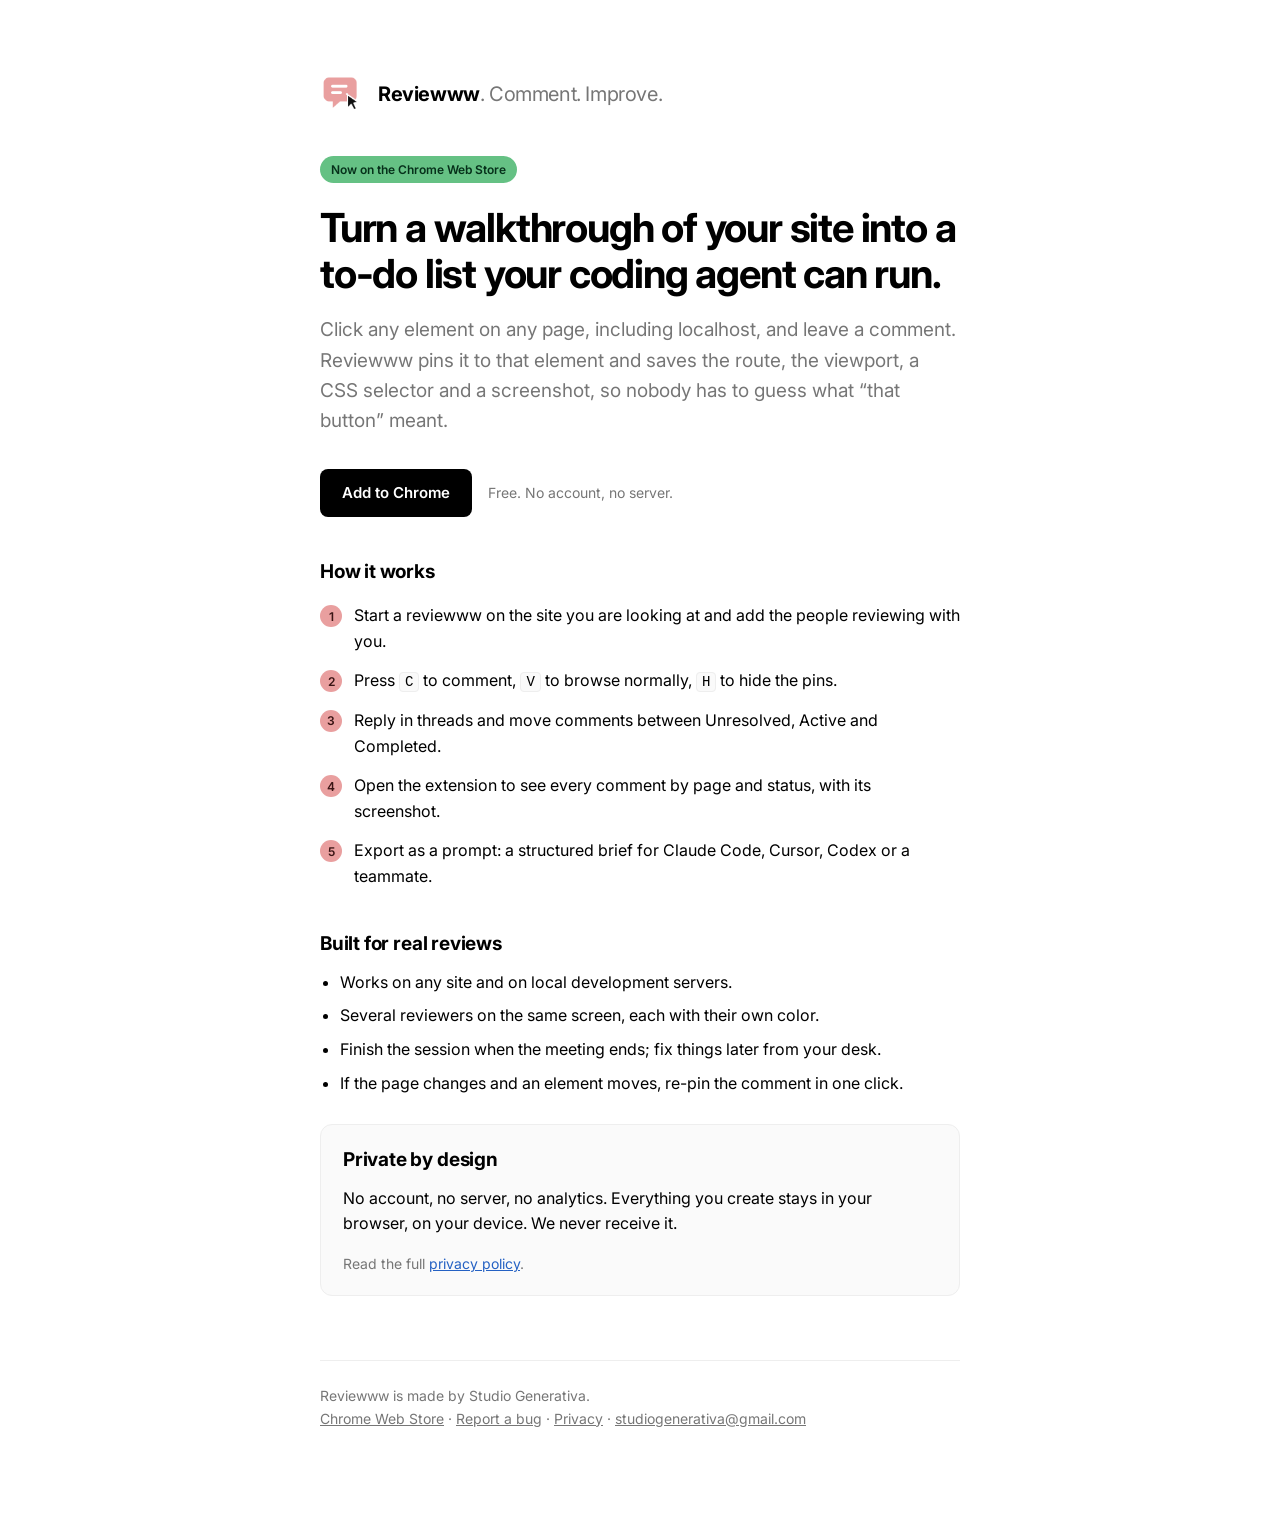
<file: index.html>
<!doctype html>
<html lang="en">
  <head>
    <meta charset="utf-8" />
    <meta name="viewport" content="width=device-width, initial-scale=1" />
    <title>Reviewww — Comment. Improve.</title>
    <meta
      name="description"
      content="A Chrome extension to leave review comments on any web page, even localhost, and export them as a prompt your coding agent can run."
    />
    <link rel="icon" href="icon-128.png" />
    <link rel="preconnect" href="https://fonts.googleapis.com" />
    <link rel="preconnect" href="https://fonts.gstatic.com" crossorigin />
    <link href="https://fonts.googleapis.com/css2?family=Inter:wght@400;600;700&display=swap" rel="stylesheet" />
    <link rel="stylesheet" href="style.css" />
  </head>
  <body>
    <div class="wrap">
      <header>
        <img src="icon-128.png" alt="" />
        <a class="brand" href="./">Reviewww<span>. Comment. Improve.</span></a>
      </header>

      <span class="pill">Now on the Chrome Web Store</span>

      <h1>Turn a walkthrough of your site into a to-do list your coding agent can run.</h1>

      <p class="lede">
        Click any element on any page, including localhost, and leave a comment. Reviewww pins it to that element and
        saves the route, the viewport, a CSS selector and a screenshot, so nobody has to guess what “that button” meant.
      </p>

      <p class="actions">
        <a class="cta" href="https://chromewebstore.google.com/detail/hjiipihecoeeoffgeofbkennfnlihkla">
          Add to Chrome
        </a>
        <span class="note">Free. No account, no server.</span>
      </p>

      <h2>How it works</h2>
      <ol class="steps">
        <li>Start a reviewww on the site you are looking at and add the people reviewing with you.</li>
        <li>Press <code>C</code> to comment, <code>V</code> to browse normally, <code>H</code> to hide the pins.</li>
        <li>Reply in threads and move comments between Unresolved, Active and Completed.</li>
        <li>Open the extension to see every comment by page and status, with its screenshot.</li>
        <li>Export as a prompt: a structured brief for Claude Code, Cursor, Codex or a teammate.</li>
      </ol>

      <h2>Built for real reviews</h2>
      <ul>
        <li>Works on any site and on local development servers.</li>
        <li>Several reviewers on the same screen, each with their own color.</li>
        <li>Finish the session when the meeting ends; fix things later from your desk.</li>
        <li>If the page changes and an element moves, re-pin the comment in one click.</li>
      </ul>

      <div class="card">
        <h2 style="margin-top: 0">Private by design</h2>
        <p>
          No account, no server, no analytics. Everything you create stays in your browser, on your device. We never
          receive it.
        </p>
        <p class="note">Read the full <a href="privacy/">privacy policy</a>.</p>
      </div>

      <footer>
        Reviewww is made by Studio Generativa.<br />
        <a href="https://chromewebstore.google.com/detail/hjiipihecoeeoffgeofbkennfnlihkla">Chrome Web Store</a> ·
        <a href="https://github.com/studiogenerativa/reviewww/issues">Report a bug</a> ·
        <a href="privacy/">Privacy</a> ·
        <a href="mailto:studiogenerativa@gmail.com">studiogenerativa@gmail.com</a>
      </footer>
    </div>
  </body>
</html>
</file>
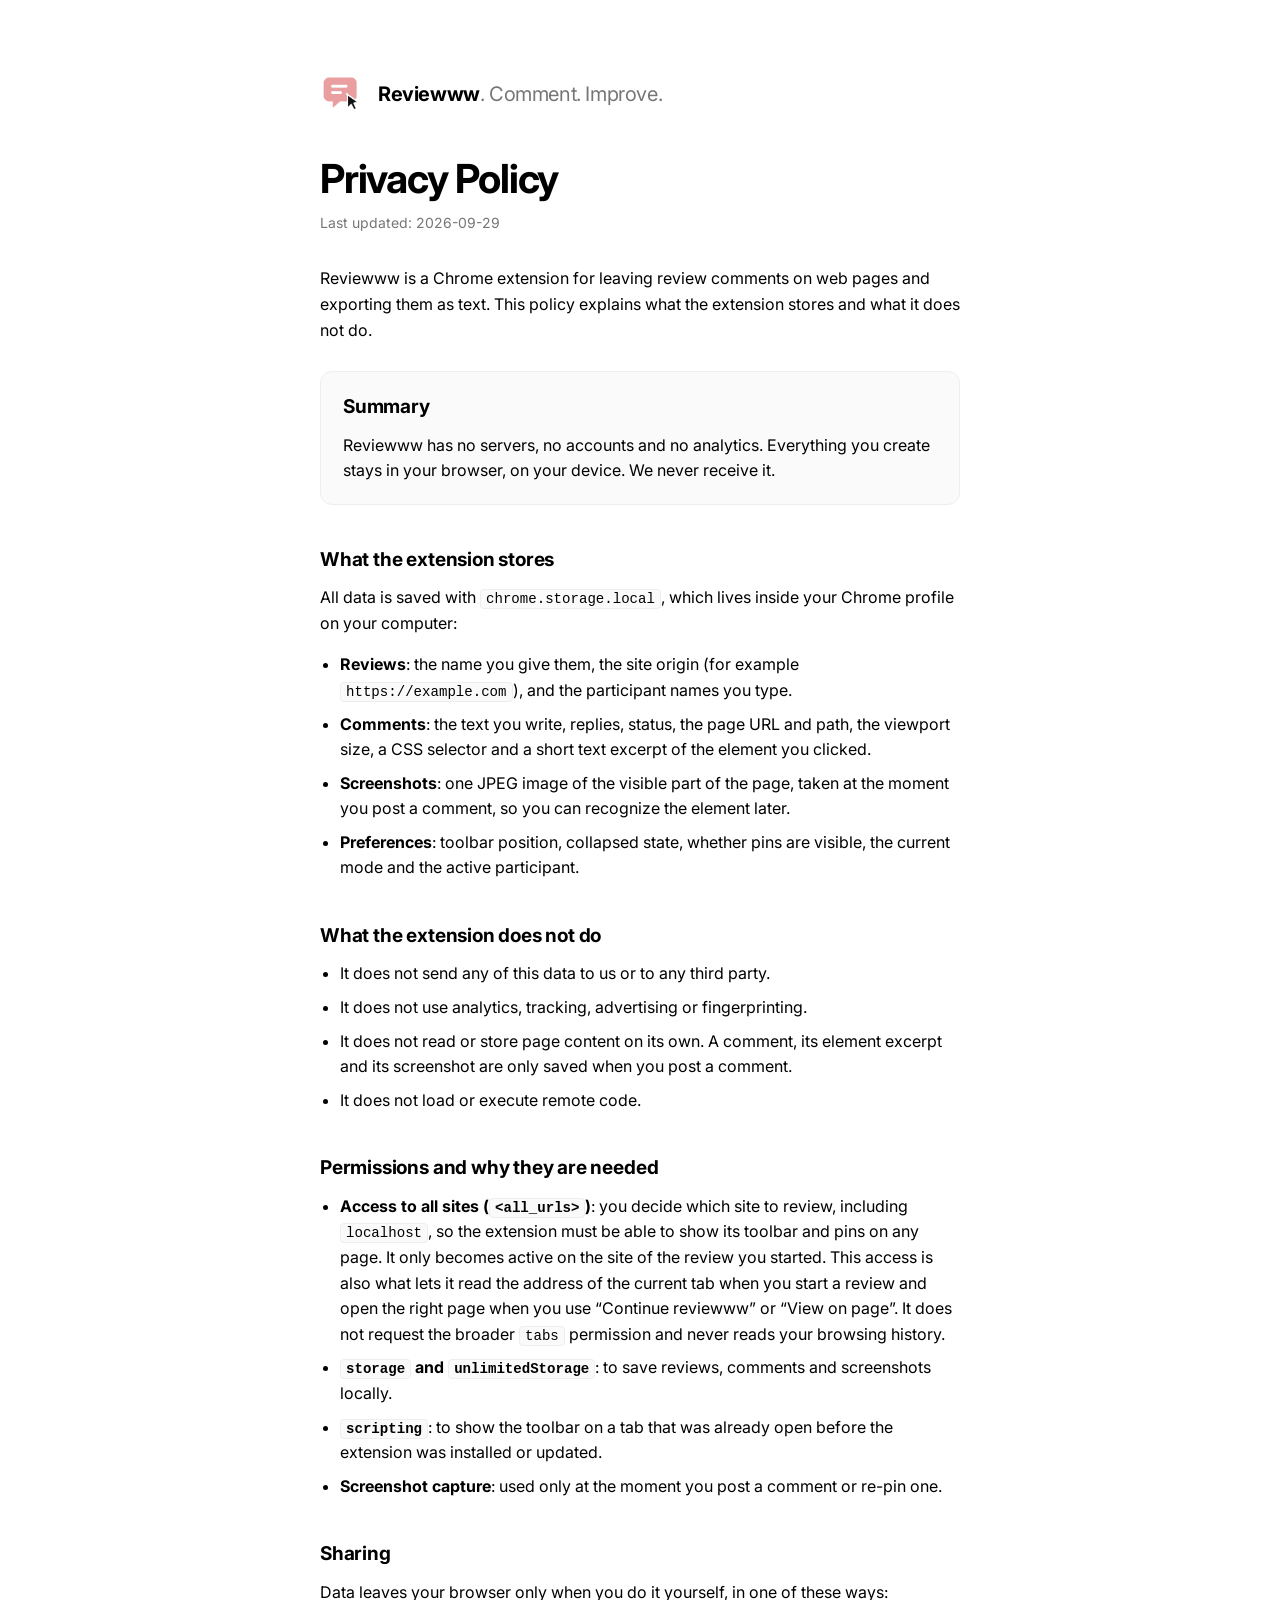
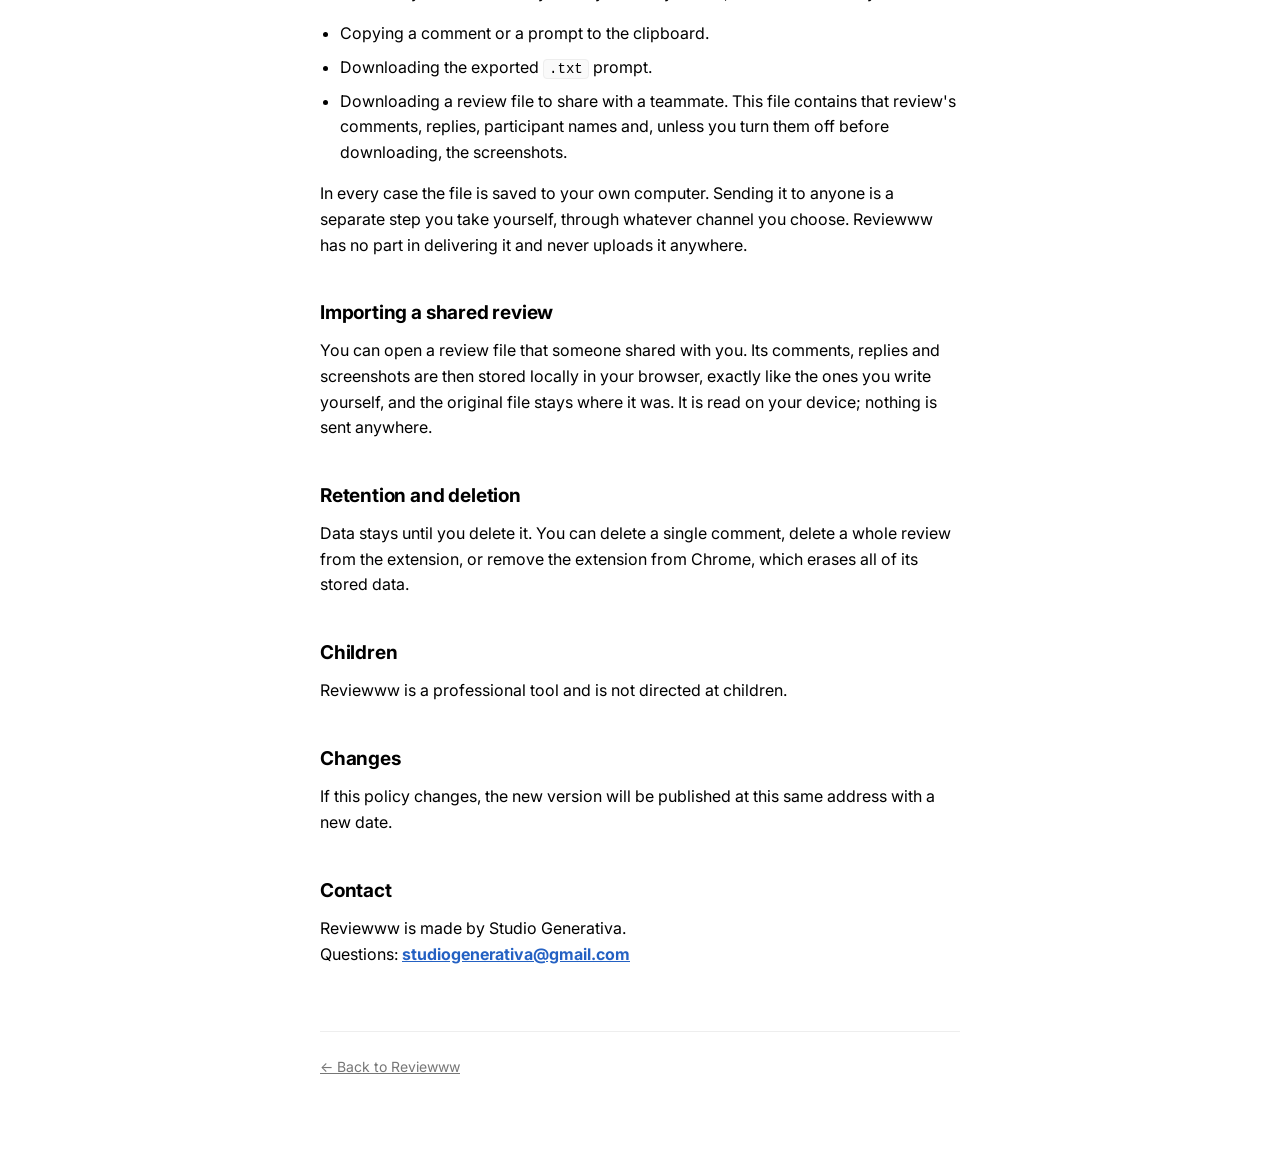
<file: privacy/index.html>
<!doctype html>
<html lang="en">
  <head>
    <meta charset="utf-8" />
    <meta name="viewport" content="width=device-width, initial-scale=1" />
    <title>Reviewww — Privacy Policy</title>
    <meta name="description" content="Privacy policy for the Reviewww Chrome extension. No servers, no accounts, no analytics." />
    <link rel="icon" href="../icon-128.png" />
    <link rel="preconnect" href="https://fonts.googleapis.com" />
    <link rel="preconnect" href="https://fonts.gstatic.com" crossorigin />
    <link href="https://fonts.googleapis.com/css2?family=Inter:wght@400;600;700&display=swap" rel="stylesheet" />
    <link rel="stylesheet" href="../style.css" />
  </head>
  <body>
    <div class="wrap">
      <header>
        <img src="../icon-128.png" alt="" />
        <a class="brand" href="../">Reviewww<span>. Comment. Improve.</span></a>
      </header>

      <h1>Privacy Policy</h1>
      <p class="updated">Last updated: 2026-09-29</p>

      <p>
        Reviewww is a Chrome extension for leaving review comments on web pages and exporting them as text. This policy
        explains what the extension stores and what it does not do.
      </p>

      <div class="card">
        <h2 style="margin-top: 0">Summary</h2>
        <p>
          Reviewww has no servers, no accounts and no analytics. Everything you create stays in your browser, on your
          device. We never receive it.
        </p>
      </div>

      <h2>What the extension stores</h2>
      <p>
        All data is saved with <code>chrome.storage.local</code>, which lives inside your Chrome profile on your
        computer:
      </p>
      <ul>
        <li>
          <strong>Reviews</strong>: the name you give them, the site origin (for example <code>https://example.com</code>),
          and the participant names you type.
        </li>
        <li>
          <strong>Comments</strong>: the text you write, replies, status, the page URL and path, the viewport size, a CSS
          selector and a short text excerpt of the element you clicked.
        </li>
        <li>
          <strong>Screenshots</strong>: one JPEG image of the visible part of the page, taken at the moment you post a
          comment, so you can recognize the element later.
        </li>
        <li>
          <strong>Preferences</strong>: toolbar position, collapsed state, whether pins are visible, the current mode and
          the active participant.
        </li>
      </ul>

      <h2>What the extension does not do</h2>
      <ul>
        <li>It does not send any of this data to us or to any third party.</li>
        <li>It does not use analytics, tracking, advertising or fingerprinting.</li>
        <li>
          It does not read or store page content on its own. A comment, its element excerpt and its screenshot are only
          saved when you post a comment.
        </li>
        <li>It does not load or execute remote code.</li>
      </ul>

      <h2>Permissions and why they are needed</h2>
      <ul>
        <li>
          <strong>Access to all sites (<code>&lt;all_urls&gt;</code>)</strong>: you decide which site to review, including
          <code>localhost</code>, so the extension must be able to show its toolbar and pins on any page. It only becomes
          active on the site of the review you started. This access is also what lets it read the address of the current
          tab when you start a review and open the right page when you use “Continue reviewww” or “View on page”. It does
          not request the broader <code>tabs</code> permission and never reads your browsing history.
        </li>
        <li><strong><code>storage</code> and <code>unlimitedStorage</code></strong>: to save reviews, comments and screenshots locally.</li>
        <li><strong><code>scripting</code></strong>: to show the toolbar on a tab that was already open before the extension was installed or updated.</li>
        <li><strong>Screenshot capture</strong>: used only at the moment you post a comment or re-pin one.</li>
      </ul>

      <h2>Sharing</h2>
      <p>Data leaves your browser only when you do it yourself, in one of these ways:</p>
      <ul>
        <li>Copying a comment or a prompt to the clipboard.</li>
        <li>Downloading the exported <code>.txt</code> prompt.</li>
        <li>
          Downloading a review file to share with a teammate. This file contains that review's comments, replies,
          participant names and, unless you turn them off before downloading, the screenshots.
        </li>
      </ul>
      <p>
        In every case the file is saved to your own computer. Sending it to anyone is a separate step you take yourself,
        through whatever channel you choose. Reviewww has no part in delivering it and never uploads it anywhere.
      </p>

      <h2>Importing a shared review</h2>
      <p>
        You can open a review file that someone shared with you. Its comments, replies and screenshots are then stored
        locally in your browser, exactly like the ones you write yourself, and the original file stays where it was. It
        is read on your device; nothing is sent anywhere.
      </p>

      <h2>Retention and deletion</h2>
      <p>
        Data stays until you delete it. You can delete a single comment, delete a whole review from the extension, or
        remove the extension from Chrome, which erases all of its stored data.
      </p>

      <h2>Children</h2>
      <p>Reviewww is a professional tool and is not directed at children.</p>

      <h2>Changes</h2>
      <p>If this policy changes, the new version will be published at this same address with a new date.</p>

      <h2>Contact</h2>
      <p>
        Reviewww is made by Studio Generativa.<br />
        Questions: <strong><a href="mailto:studiogenerativa@gmail.com">studiogenerativa@gmail.com</a></strong>
      </p>

      <footer><a href="../">← Back to Reviewww</a></footer>
    </div>
  </body>
</html>
</file>
<file: style.css>
/* Tokens de la sección 8 de REVIEWWW_SPEC.md, para que el sitio y la extensión se vean iguales. */
:root {
  --bg: #ffffff;
  --text: #000000;
  --text-2: #767676;
  --line: #eeeeee;
  --surface-2: #fafafa;
  --link: #2461c3;
  --brand: #65c184;
  --logo: #e99f9f;
}

@media (prefers-color-scheme: dark) {
  :root {
    --bg: #111111;
    --text: #f4f4f4;
    --text-2: #9b9b9b;
    --line: #2a2a2a;
    --surface-2: #1a1a1a;
    --link: #7ea9e8;
  }
}

* {
  box-sizing: border-box;
}

html {
  -webkit-text-size-adjust: 100%;
}

body {
  margin: 0;
  background: var(--bg);
  color: var(--text);
  font-family: Inter, ui-sans-serif, system-ui, -apple-system, 'Segoe UI', Roboto, sans-serif;
  font-size: 16px;
  line-height: 1.6;
  -webkit-font-smoothing: antialiased;
}

.wrap {
  max-width: 680px;
  margin: 0 auto;
  padding: 72px 20px 96px;
}

header {
  display: flex;
  align-items: center;
  gap: 14px;
  margin-bottom: 40px;
}

header img {
  width: 44px;
  height: 44px;
  display: block;
}

.brand {
  font-size: 20px;
  font-weight: 700;
  letter-spacing: -0.02em;
  text-decoration: none;
  color: var(--text);
}

.brand span {
  font-weight: 400;
  color: var(--text-2);
}

h1 {
  font-size: 40px;
  line-height: 1.15;
  letter-spacing: -0.03em;
  margin: 0 0 18px;
}

h2 {
  font-size: 19px;
  letter-spacing: -0.01em;
  margin: 40px 0 10px;
}

.lede {
  font-size: 19px;
  color: var(--text-2);
  margin: 0 0 32px;
}

p {
  margin: 0 0 16px;
}

ul {
  padding-left: 20px;
  margin: 0 0 16px;
}

li {
  margin-bottom: 8px;
}

a {
  color: var(--link);
}

code {
  background: var(--surface-2);
  border: 1px solid var(--line);
  border-radius: 4px;
  padding: 1px 5px;
  font-size: 0.88em;
  font-family: ui-monospace, SFMono-Regular, Menlo, Consolas, monospace;
}

.card {
  background: var(--surface-2);
  border: 1px solid var(--line);
  border-radius: 12px;
  padding: 20px 22px;
  margin: 28px 0;
}

.card p:last-child,
.card ul:last-child {
  margin-bottom: 0;
}

.note {
  font-size: 14px;
  color: var(--text-2);
}

.actions {
  display: flex;
  align-items: center;
  gap: 16px;
  flex-wrap: wrap;
  margin: 0 0 8px;
}

.cta {
  display: inline-block;
  background: var(--text);
  color: var(--bg);
  text-decoration: none;
  font-size: 15px;
  font-weight: 600;
  border-radius: 8px;
  padding: 12px 22px;
}

.cta:hover {
  opacity: 0.85;
}

.pill {
  display: inline-block;
  background: var(--brand);
  color: #06301a;
  font-size: 12px;
  font-weight: 600;
  border-radius: 999px;
  padding: 4px 11px;
  margin-bottom: 22px;
}

.steps {
  list-style: none;
  padding: 0;
  counter-reset: step;
}

.steps li {
  position: relative;
  padding-left: 34px;
  margin-bottom: 14px;
  counter-increment: step;
}

.steps li::before {
  content: counter(step);
  position: absolute;
  left: 0;
  top: 2px;
  width: 22px;
  height: 22px;
  border-radius: 50%;
  background: var(--logo);
  color: #3a1414;
  font-size: 12px;
  font-weight: 600;
  display: grid;
  place-items: center;
}

footer {
  margin-top: 64px;
  padding-top: 24px;
  border-top: 1px solid var(--line);
  font-size: 14px;
  color: var(--text-2);
}

footer a {
  color: var(--text-2);
}

.updated {
  font-size: 14px;
  color: var(--text-2);
  margin: -8px 0 32px;
}

@media (max-width: 600px) {
  .wrap {
    padding: 48px 16px 72px;
  }
  h1 {
    font-size: 31px;
  }
  .lede {
    font-size: 17px;
  }
}
</file>
